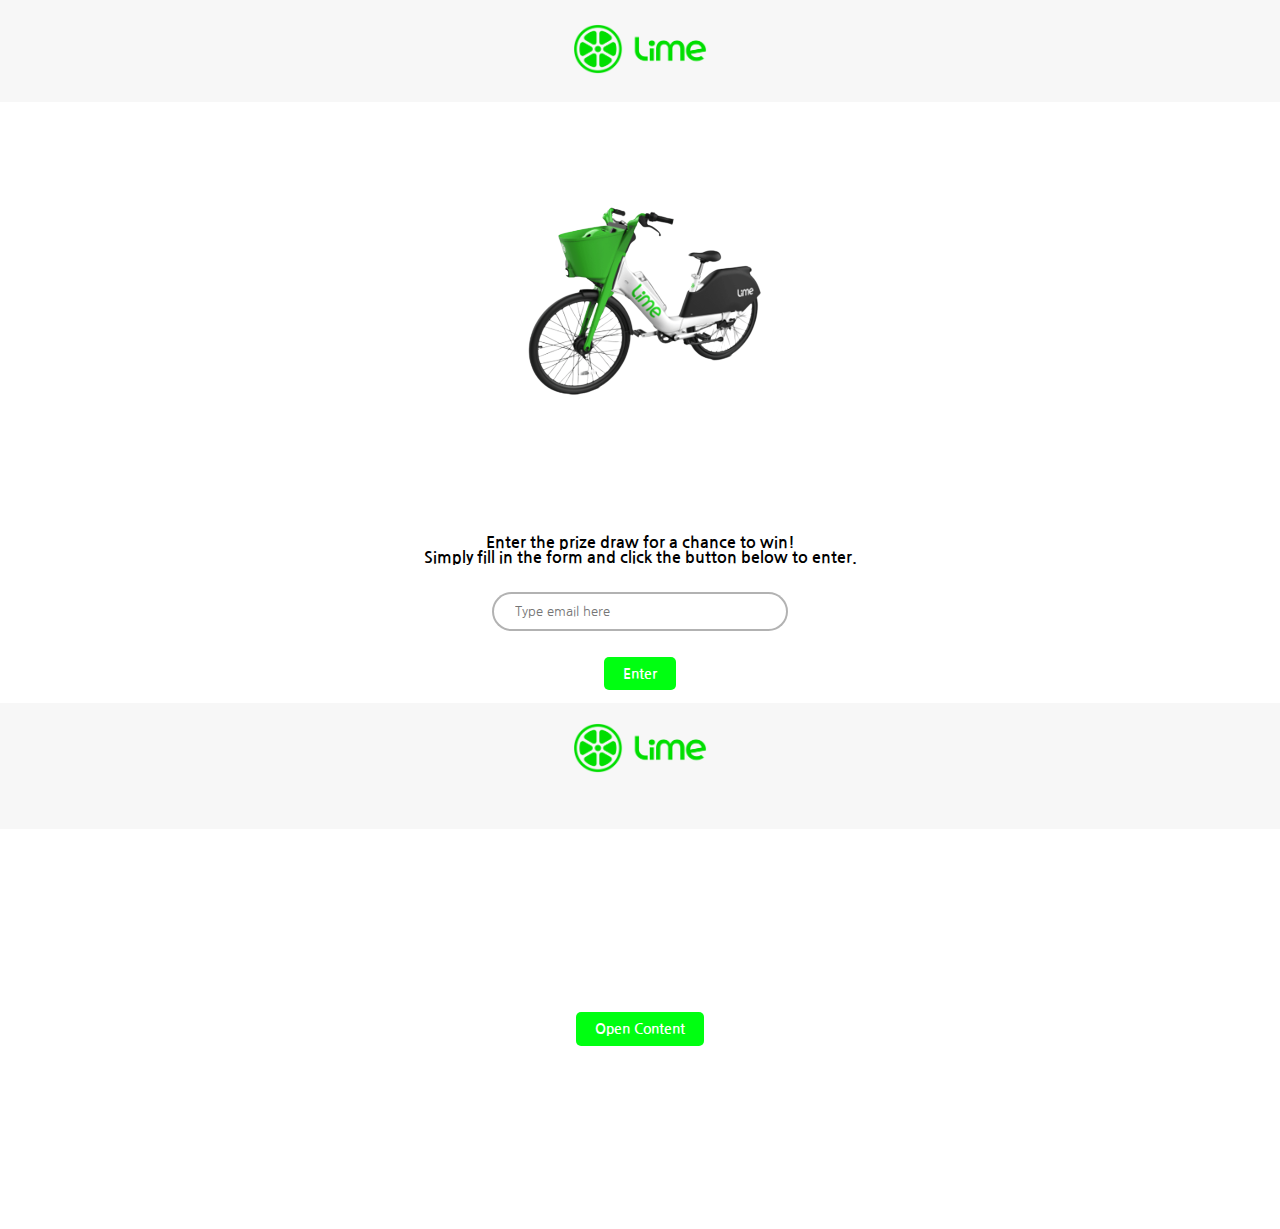
<file: index.html>
<!DOCTYPE html>
<html lang="en">
<head>
  <meta charset="UTF-8">
  <meta http-equiv="X-UA-Compatible" content="IE=edge">
  <meta name="viewport" content="width=device-width, initial-scale=1.0">
  <link rel="stylesheet" href="style.css">
  <link rel="stylesheet" href="https://cdnjs.cloudflare.com/ajax/libs/font-awesome/6.4.0/css/all.min.css" integrity="sha512-iecdLmaskl7CVkqkXNQ/ZH/XLlvWZOJyj7Yy7tcenmpD1ypASozpmT/E0iPtmFIB46ZmdtAc9eNBvH0H/ZpiBw==" crossorigin="anonymous" referrerpolicy="no-referrer" />
  <link rel="preconnect" href="https://fonts.googleapis.com">
  <link rel="preconnect" href="https://fonts.gstatic.com" crossorigin>
  <link href="https://fonts.googleapis.com/css2?family=Nanum+Gothic:wght@400;700;800&display=swap" rel="stylesheet">
  <link rel="apple-touch-icon" sizes="180x180" href="images/apple-touch-icon.png">
  <link rel="icon" type="image/png" sizes="32x32" href="images/favicon-16x16.png">
  <link rel="icon" type="image/png" sizes="16x16" href="images/favicon-32x32.png">
  <link rel="manifest" href="/site.webmanifest">
  <title>Lime Prize Draw</title>
</head>
<body>
  <header>
    <a href="https://www.li.me/en-gb" target="_blank"><img class="h-logo" src="images/logo.png" alt="E-Bike Prize Draw"></a>
  </header>
  
  <section class="main">
    <img class="bike" src="images/limebike.png" alt="Win an E-Bike">
    <p class="enter-text">Enter the prize draw for a chance to win!</p>
    <p class="form-text">Simply fill in the form and click the button below to enter.</p>
    <form class="enter-draw">
      <input class="email-input" type="email" placeholder="Type email here" required>
      <button class="enter-btn" onclick="redirectToRickroll(event)">Enter</button>
    </form>    
  </section>

  <footer>
    <a href="https://www.li.me/en-gb" target="_blank"><img class="f-logo" src="images/logo.png" alt="E-Bike Prize Draw"></a>
    <ul class="links">
      <li class="item"><a href="https://twitter.com/TTibbs_" target="_blank"><i class="fa-brands fa-twitter"></i></a></li>
      <li class="item"><a href="#"><i class="fa-brands fa-facebook"></i></a></li>
      <li class="item"><a href="#"><i class="fa-brands fa-linkedin"></i></a></li>
      <li class="item"><a href="#"><i class="fa-brands fa-youtube"></i></a></li>
      <li class="item"><a href="#"><i class="fa-brands fa-instagram"></i></a></li>
    </ul>
  </footer>

  <section class="copyright">
    <div class="container-wrapper">
      <button id="showBtn" onclick="toggleContainer()">Open Content</button>
      <div id="copyrightContainer">
        <p class="crh2">This site is not affiliated with Lime and was created as a joke</p>
        <p class="crh3">Your email was not collected and you unfortunately will not be entered into any prize draws.</p>
      </div>
    </div>
  </section>
  
  <script src="script.js"></script>
</body>
</html>
</file>
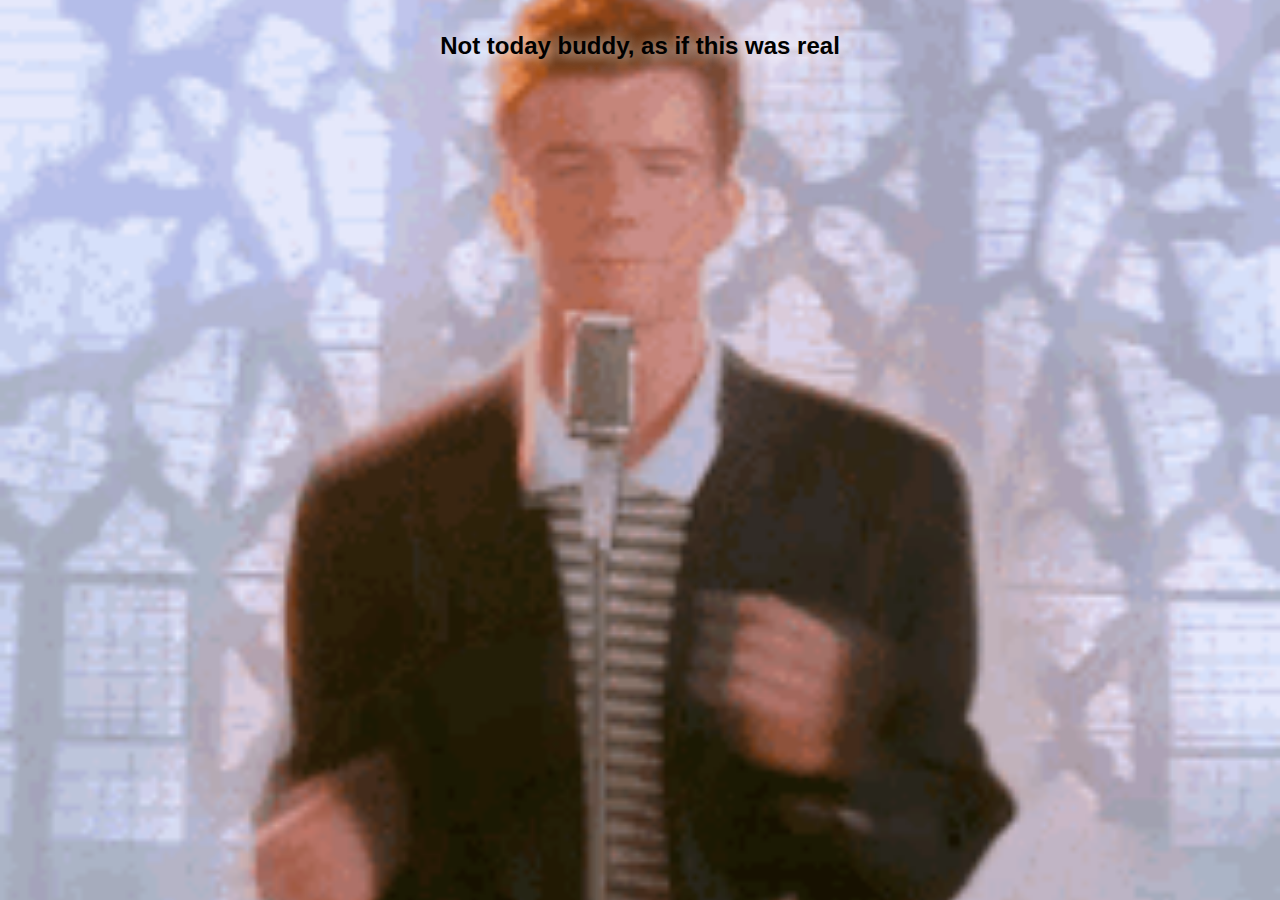
<file: rickroll.html>
<!DOCTYPE html>
<html lang="en">
<head>
  <meta charset="UTF-8">
  <meta http-equiv="X-UA-Compatible" content="IE=edge">
  <meta name="viewport" content="width=device-width, initial-scale=1.0">
  <link rel="stylesheet" href="style.css">
  <link rel="apple-touch-icon" sizes="180x180" href="images/apple-touch-icon.png">
  <link rel="icon" type="image/png" sizes="32x32" href="images/favicon-16x16.png">
  <link rel="icon" type="image/png" sizes="16x16" href="images/favicon-32x32.png">
  <title>Not Today</title>
</head>
<body id="troll">
    <div class="container t-center">
      <h2 class="troll-text">Not today buddy, as if this was real</h2>
    </div>
</body>
</html>
</file>
<file: style.css>
* {
  margin: 0;
  padding: 0;
  box-sizing: border-box;
  font-family: 'Nanum Gothic', sans-serif;
}

#troll {
  background-image: url("images/rickroll-roll.gif");
  background-position: center;
  background-repeat: no-repeat;
  background-size: cover;
  min-height: 100vh;
}

.t-center {
  text-align: center;
}

.container {
  display: flex;
  align-items: center;
  justify-content: center;
  padding: 2rem 0;
  color: black;
  text-shadow: 2px 2px 15px white;
  font-weight: 600;
  font-family: 'Nanum Gothic', sans-serif;
}

.h-logo,
.f-logo {
  height: 50px;
}

.fa-brands {
  text-align: center;
  font-size: 1.5rem;
  color: rgb(0, 0, 0);
}

.fa-brands:hover {
  color: rgb(0, 255, 17);
}

header {
  display: flex;
  justify-content: center;
  align-items: center;
  padding: 1.5rem;
  background-color: #f7f7f7;
}

.main {
  display: flex;
  flex-direction: column;
  align-items: center;
  justify-content: center;
}

.bike {
  max-width: 45%;
  height: auto;
  border-radius: 15px;
  padding: .8rem;
}

.enter-text {
  font-size: 1rem;
  font-weight: 600;
  text-align: center;
  margin-top: .9rem;
}

.form-text {
  font-size: 1rem;
  font-weight: 600;
  text-align: center;
  margin-bottom: .9rem;
}

.enter-draw {
  display: flex;
  flex-direction: column;
  align-items: center;
  justify-content: center;
}

.email-input {
  margin: .8rem 0;
  padding: .6rem 1.3rem;
  border-radius: 1.3rem;
  border: 2px solid rgba(0, 0, 0, .3);
}

.enter-btn {
  padding: .6rem 1.2rem;
  margin: .8rem 0;
  background-color: rgb(0, 255, 17);
  color: #ffffff;
  border: none;
  border-radius: 5px;
  font-size: .9rem;
  font-weight: 600;
  text-shadow: 0 0 10px 10px black;
  cursor: pointer;
}

.enter-btn:hover {
  background-color: rgb(0, 190, 47);
}

.copyright {
  height: 400px;
  text-align: center;
  display: flex;
  align-items: center;
  justify-content: center;
}

.crh2 {
  font-size: 1.2rem;
  font-weight: bolder;
  margin-bottom: 10px;
}

.crh3 {
  font-size: 1.05rem;
  font-weight: bold;
}

.container-wrapper {
  display: flex;
  flex-direction: column;
  align-items: flex-start;
}

#copyrightContainer {
  display: none;
  padding: 10px;
  margin: 10px auto;
  position: relative;
  z-index: 1;
}

#showBtn {
  position: relative;
  margin: .8rem auto;
  z-index: 2;
  padding: .6rem 1.2rem;
  background-color: rgb(0, 255, 17);
  color: #ffffff;
  border: none;
  border-radius: 5px;
  font-size: .9rem;
  font-weight: 600;
  text-shadow: 0 0 10px 10px black;
  cursor: pointer;
}

footer {
  display: flex;
  flex-direction: column;
  align-items: center;
  padding: 20px;
  background-color: #f7f7f7;
}

.links {
  display: flex;
  justify-content: center;
  align-items: center;
  list-style: none;
  padding: 1rem;
}

.item {
  margin: 0 10px;
}

@media (min-width: 481px) and (max-width: 768px) {
  header {
    padding: 1.2rem;
  }

  .main {
    padding: 1.6rem;
  }

  .bike {
    max-width: 33%;
  }

  .enter-text {
    font-size: .7rem;
    font-weight: 600;
    margin-top: .6rem;
  }

  .form-text {
    font-size: .7rem;
    font-weight: 600;
    margin-bottom: .6rem;
  }

  .email-input {
    margin: .5rem 0;
    padding: .35rem .6rem;
    font-size: .7rem;
  }

  .enter-btn {
    padding: .55rem .65rem;
    margin: .45rem 0;
    font-size: .7rem;
  }

  .copyright {
    height: 350px;
    padding: 1.6rem;
    text-align: center;
    display: flex;
    align-items: center;
    justify-content: center;
  }

  .crh2 {
    font-size: .85rem;
  }

  .crh3 {
    font-size: .7rem;
  }

  footer {
    padding: .95rem;
  }

  .f-logo {
    width: 100px;
    height: 40px;
  }

  .links {
    margin: .8rem;
  }

  .item {
    margin: 0 9px;
  }

  .fa-brands {
    font-size: 1.25rem;
  }

  #showBtn {
    padding: .55rem .65rem;
    margin: .45rem 0;
    font-size: .7rem;
  }
}

@media (min-width: 320px) and (max-width: 480px) {

  html,
  body {
    min-height: 100vh;
  }

  header {
    padding: 1rem;
  }

  .main {
    padding: 1.4rem;
  }

  .enter-text {
    font-size: .75rem;
    font-weight: 600;
    margin-top: .6rem;
    padding-bottom: .5rem;
  }

  .form-text {
    font-size: .75rem;
    font-weight: 600;
    margin-bottom: .6rem;
  }

  .enter-draw {
    margin: 1.4rem;
  }

  .email-input {
    margin: .5rem 0;
    padding: .35rem .6rem;
    font-size: .6rem;
  }

  .enter-btn {
    padding: .45rem .6rem;
    margin: .45rem 0;
    font-size: .65rem;
  }

  .copyright {
    height: 300px;
    padding: 1.4rem;
    text-align: center;
    display: flex;
    align-items: center;
    justify-content: center;
  }

  .crh2 {
    font-size: .7rem;
  }

  .crh3 {
    font-size: .6rem;
  }

  footer {
    padding: .8rem;
  }

  .f-logo {
    width: 100px;
    height: 40px;
    margin: .5rem;
  }

  .links {
    margin: .7rem;
  }

  .item {
    margin: 0 7px;
  }

  .fa-brands {
    font-size: 1.1rem;
  }

  #showBtn {
    padding: .45rem .6rem;
    margin: .45rem 0;
    font-size: .65rem;
  }
}
</file>
